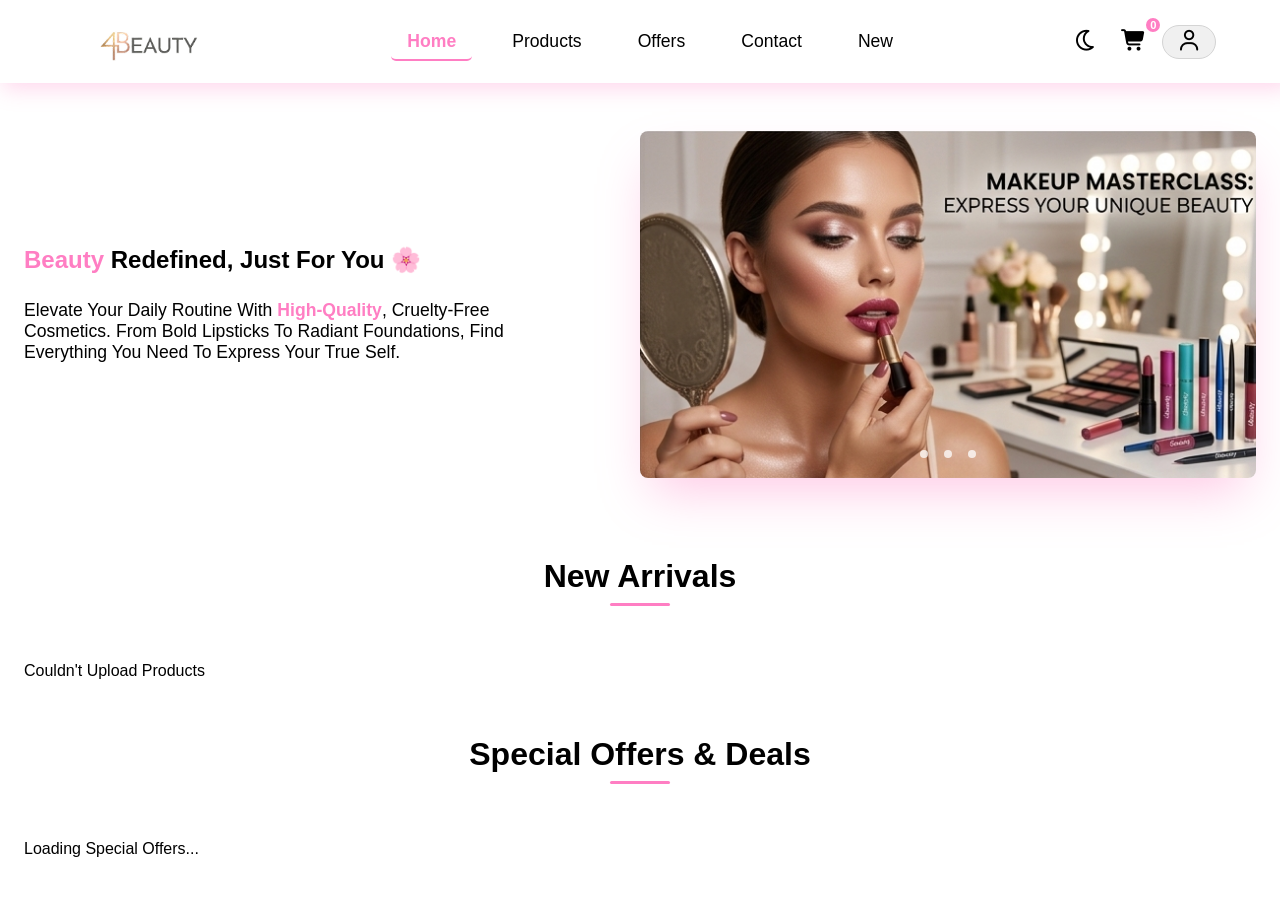
<file: index.html>
<!doctype html>
<html lang="en">
  <head>
    <meta charset="UTF-8" />
    <meta name="viewport" content="width=device-width, initial-scale=1.0" />
    <title>4beauty</title>
    <link rel="stylesheet" href="css/style.css" />
    <link rel="icon" href="images/logo.png" />
    <link rel="stylesheet" href="css/all.min.css" />
  </head>
  <body>
    <div class="container">
      <header>
        <nav class="navbar">
          <div class="nav-section nav-left">
            <button
              class="menu-button btn"
              id="menu-toggle"
              type="button"
              title="Open menu"
            >
              <i class="fa-solid fa-bars"></i>
            </button>
            <a href="index.html" class="nav-logo" target="_blank">
              <img
                src="images/logo.png"
                alt="4beauty Logo"
                class="nav-logo-img"
              />
            </a>
          </div>

          <ul class="nav-section nav-center" id="nav-menu">
            <button
              class="close-menu-button btn"
              id="menu-close"
              type="button"
              title="Close menu"
            >
              <i class="fa-solid fa-xmark"></i>
            </button>

            <li><a href="index.html" target="_blank">Home</a></li>
            <li><a href="products.html" target="_blank">Products</a></li>
            <li><a href="#offers">Offers</a></li>
            <li><a href="contact.html" target="_blank">Contact</a></li>
            <li><a href="#new">New</a></li>
             <div class="nav-buttons">
              <button
              class="nav-button theme-button"
              type="button"
              title="Toggle theme"
            >
              <i class="fa-regular fa-moon"></i>
            </button>

            <a
              href="cart.html"
              title="Cart"
              target="_blank"
              class="nav-button cart-icon-btn"
            >
              <i class="fa-solid fa-cart-shopping"></i>
              <span id="cart-count" class="cart-badge">0</span>
            </a>
            </div>
          </ul>

          <div class="nav-section nav-right">
            <div class="nav-btns">
              <button
              class="nav-button theme-button"
              type="button"
              title="Toggle theme"
            >
              <i class="fa-regular fa-moon"></i>
            </button>

            <a
              href="cart.html"
              title="Cart"
              target="_blank"
              class="nav-button cart-icon-btn"
            >
              <i class="fa-solid fa-cart-shopping"></i>
              <span id="cart-count" class="cart-badge">0</span>
            </a>
            </div>
            <div class="user-account-wrapper" id="user-account-box">
              <a
                href="login.html"
                class="nav-button user-icon-btn"
                id="user-btn"
              >
                <i class="fa-regular fa-user"></i>
                <span class="user-welcome-text" id="user-name-display"></span>
              </a>
            </div>
          </div>
        </nav>

        <div class="nav-overlay" id="nav-overlay"></div>
      </header>
      <section class="con">
        <div class="hero-subtitles">
          <h1><span>Beauty</span> Redefined, Just for You 🌸</h1>
          <p>
            Elevate your daily routine with <span> high-quality</span>,
            cruelty-free cosmetics. From bold lipsticks to radiant foundations,
            find everything you need to express your true self.
          </p>
        </div>
        <div class="slider-wrapper">
          <div class="slider">
            <img src="images/hero-1.png" alt="Slider Image 1" id="slide-1" />
            <img src="images/hero-2.png" alt="Slider Image 2" id="slide-2" />
            <img src="images/hero-3.png" alt="Slider Image 3" id="slide-3" />
          </div>
          <div class="slider-nav">
            <a href="#slide-1"></a>
            <a href="#slide-2"></a>
            <a href="#slide-3"></a>
          </div>
        </div>
      </section>

      <section class="new" id="new">
        <h2 class="section-title">New Arrivals</h2>
        <div class="products-grid" id="products-container">
          <p class="loading-text">Loading products...</p>
        </div>
      </section>

      <section class="offers" id="offers">
        <h2 class="section-title">Special Offers & Deals</h2>
        <div class="products-grid" id="offers-container">
          <p class="loading-text">Loading special offers...</p>
        </div>
      </section>
    </div>

    <script src="js/script.js"></script>
  </body>
</html>
</file>
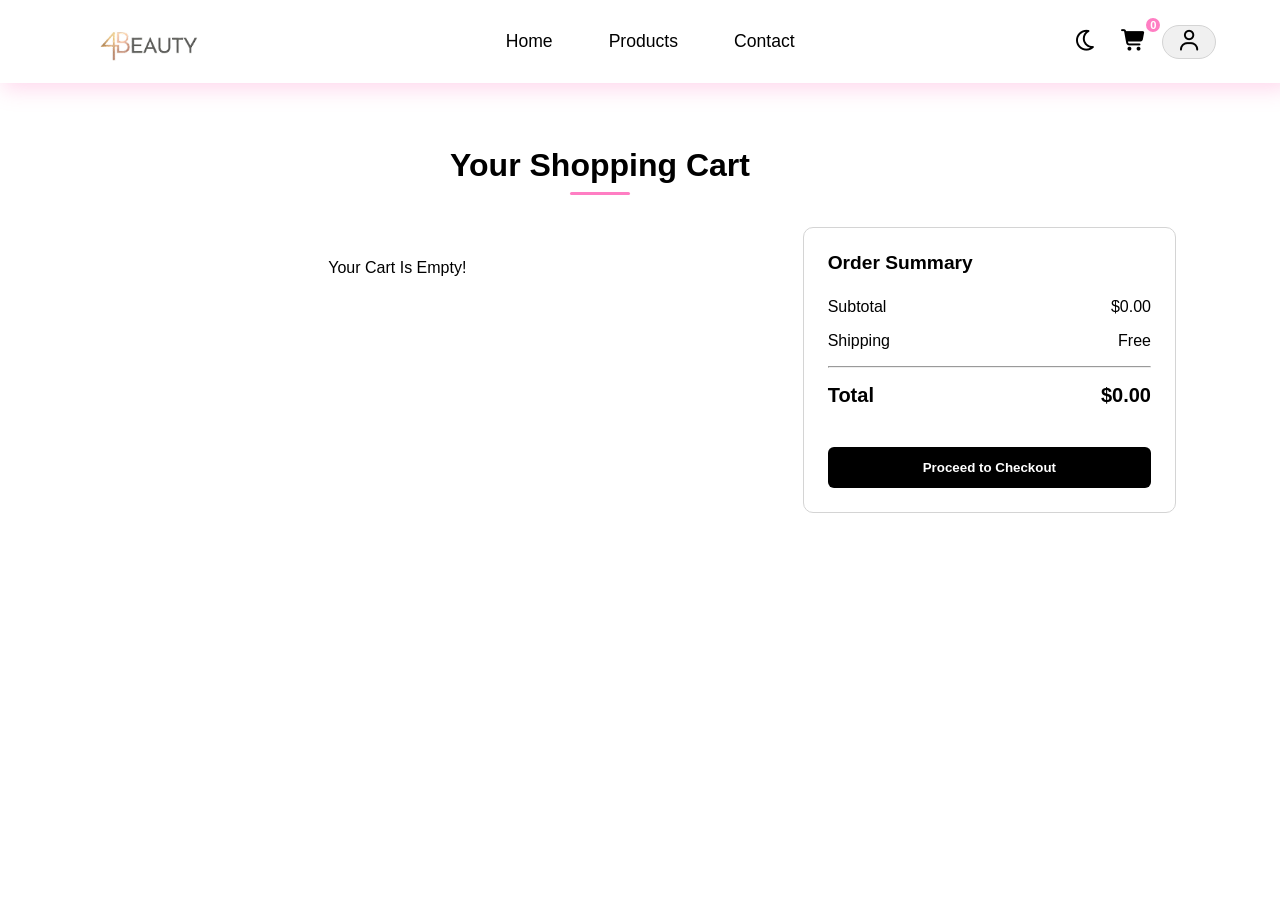
<file: cart.html>
<!doctype html>
<html lang="en">
  <head>
    <meta charset="UTF-8" />
    <meta name="viewport" content="width=device-width, initial-scale=1.0" />
    <title>Shopping Cart - 4beauty</title>
    <link rel="stylesheet" href="css/style.css" />
    <link rel="stylesheet" href="css/all.min.css" />
    <link rel="icon" href="images/logo.png" />
  </head>
  <body>
    <div class="container">
      <header>
        <nav class="navbar">
          <div class="nav-section nav-left">
            <button
              class="menu-button btn"
              id="menu-toggle"
              type="button"
              title="Open menu"
            >
              <i class="fa-solid fa-bars"></i>
            </button>
            <a href="index.html" class="nav-logo" target="_blank">
              <img
                src="images/logo.png"
                alt="4beauty Logo"
                class="nav-logo-img"
              />
            </a>
          </div>

          <ul class="nav-section nav-center" id="nav-menu">
            <button
              class="close-menu-button btn"
              id="menu-close"
              type="button"
              title="Close menu"
            >
              <i class="fa-solid fa-xmark"></i>
            </button>

            <li><a href="index.html" target="_blank">Home</a></li>
            <li><a href="products.html" target="_blank">Products</a></li>
            <li><a href="contact.html" target="_blank">Contact</a></li>
             <div class="nav-buttons">
              <button
              class="nav-button theme-button"
              type="button"
              title="Toggle theme"
            >
              <i class="fa-regular fa-moon"></i>
            </button>

            <a
              href="cart.html"
              title="Cart"
              target="_blank"
              class="nav-button cart-icon-btn"
            >
              <i class="fa-solid fa-cart-shopping"></i>
              <span id="cart-count" class="cart-badge">0</span>
            </a>
            </div>
          </ul>

          <div class="nav-section nav-right">
            <div class="nav-btns">
              <button
              class="nav-button theme-button"
              type="button"
              title="Toggle theme"
            >
              <i class="fa-regular fa-moon"></i>
            </button>

            <a
              href="cart.html"
              title="Cart"
              target="_blank"
              class="nav-button cart-icon-btn"
            >
              <i class="fa-solid fa-cart-shopping"></i>
              <span id="cart-count" class="cart-badge">0</span>
            </a>
            </div>
            <div class="user-account-wrapper" id="user-account-box">
              <a
                href="login.html"
                class="nav-button user-icon-btn"
                id="user-btn"
              >
                <i class="fa-regular fa-user"></i>
                <span class="user-welcome-text" id="user-name-display"></span>
              </a>
            </div>
          </div>
        </nav>

        <div class="nav-overlay" id="nav-overlay"></div>
      </header>
      <section class="cart-section">
        <h2 class="section-title">Your Shopping Cart</h2>

        <div class="cart-wrapper">
          <div class="cart-items" id="cart-items-container"></div>

          <div class="cart-summary">
            <h3>Order Summary</h3>
            <div class="summary-row">
              <span>Subtotal</span>
              <span id="subtotal-price">$0.00</span>
            </div>
            <div class="summary-row">
              <span>Shipping</span>
              <span>Free</span>
            </div>
            <hr />
            <div class="summary-row total-row">
              <span>Total</span>
              <span id="total-price">$0.00</span>
            </div>
            <button class="checkout-btn" id="checkout-btn">
              Proceed to Checkout
            </button>
          </div>
        </div>
      </section>
    </div>

    <script src="js/script.js"></script>

    <script>
      document.addEventListener("DOMContentLoaded", function () {
        if (typeof renderCartPage === "function") {
          renderCartPage();
        }
      });
    </script>
  </body>
</html>
</file>
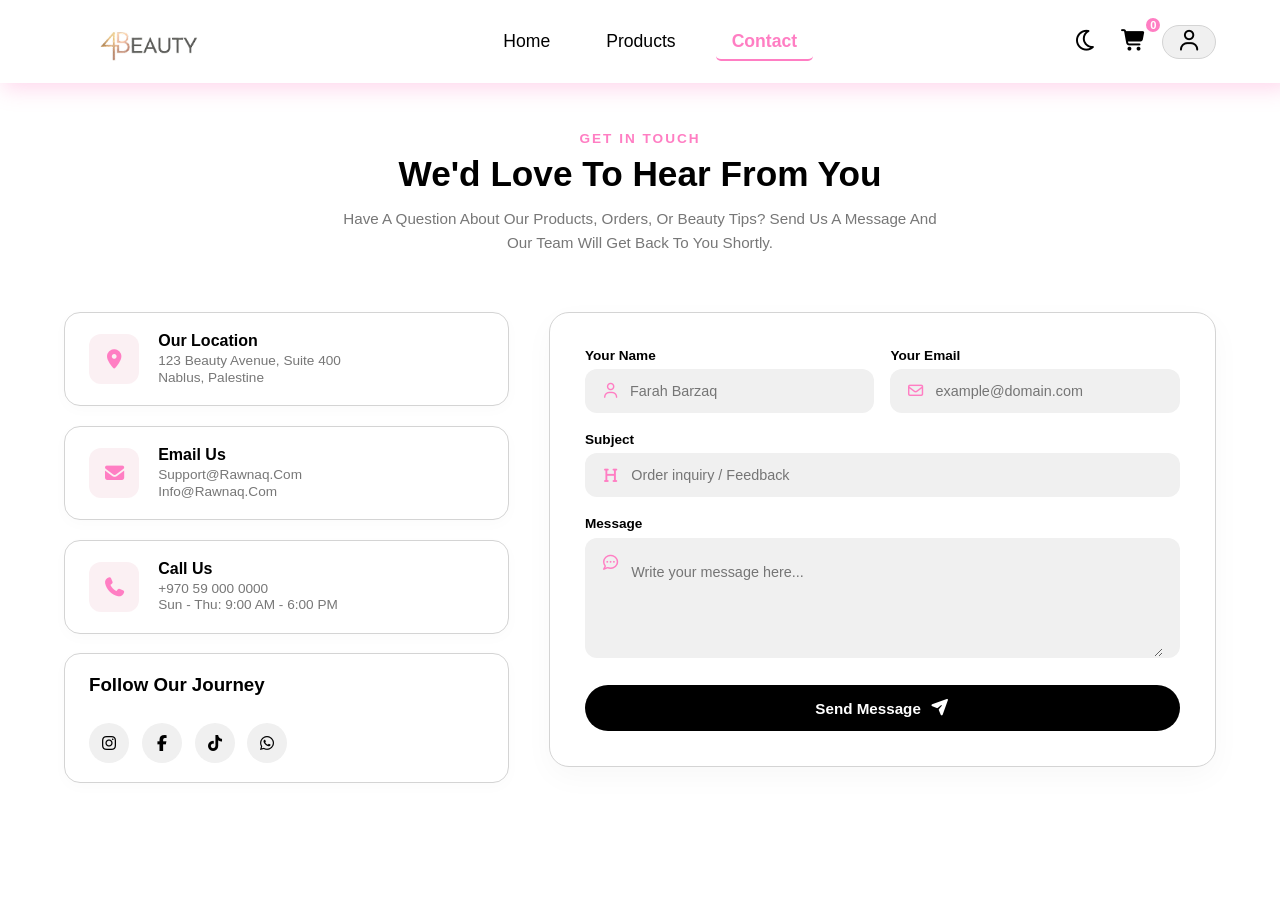
<file: contact.html>
<!doctype html>
<html lang="en">
  <head>
    <meta charset="UTF-8" />
    <meta name="viewport" content="width=device-width, initial-scale=1.0" />
    <title>Contact Us</title>
    <link rel="stylesheet" href="css/all.min.css" />
    <link rel="icon" href="images/logo.png" />

    <link rel="stylesheet" href="css/style.css" />
  </head>
  <body>
    <div class="container">
     <header>
        <nav class="navbar">
          <div class="nav-section nav-left">
            <button
              class="menu-button btn"
              id="menu-toggle"
              type="button"
              title="Open menu"
            >
              <i class="fa-solid fa-bars"></i>
            </button>
            <a href="index.html" class="nav-logo" target="_blank">
              <img
                src="images/logo.png"
                alt="4beauty Logo"
                class="nav-logo-img"
              />
            </a>
          </div>

          <ul class="nav-section nav-center" id="nav-menu">
            <button
              class="close-menu-button btn"
              id="menu-close"
              type="button"
              title="Close menu"
            >
              <i class="fa-solid fa-xmark"></i>
            </button>

            <li><a href="index.html" target="_blank">Home</a></li>
            <li><a href="products.html" target="_blank">Products</a></li>
            <li><a href="contact.html" target="_blank">Contact</a></li>
             <div class="nav-buttons">
              <button
              class="nav-button theme-button"
              type="button"
              title="Toggle theme"
            >
              <i class="fa-regular fa-moon"></i>
            </button>

            <a
              href="cart.html"
              title="Cart"
              target="_blank"
              class="nav-button cart-icon-btn"
            >
              <i class="fa-solid fa-cart-shopping"></i>
              <span id="cart-count" class="cart-badge">0</span>
            </a>
            </div>
          </ul>

          <div class="nav-section nav-right">
            <div class="nav-btns">
              <button
              class="nav-button theme-button"
              type="button"
              title="Toggle theme"
            >
              <i class="fa-regular fa-moon"></i>
            </button>

            <a
              href="cart.html"
              title="Cart"
              target="_blank"
              class="nav-button cart-icon-btn"
            >
              <i class="fa-solid fa-cart-shopping"></i>
              <span id="cart-count" class="cart-badge">0</span>
            </a>
            </div>
            <div class="user-account-wrapper" id="user-account-box">
              <a
                href="login.html"
                class="nav-button user-icon-btn"
                id="user-btn"
              >
                <i class="fa-regular fa-user"></i>
                <span class="user-welcome-text" id="user-name-display"></span>
              </a>
            </div>
          </div>
        </nav>

        <div class="nav-overlay" id="nav-overlay"></div>
      </header>
      <main class="contact-page-section">
        <div class="contact-header">
          <span class="contact-subtitle">Get In Touch</span>
          <h1 class="contact-title">We'd Love to Hear From You</h1>
          <p class="contact-desc">
            Have a question about our products, orders, or beauty tips? Send us
            a message and our team will get back to you shortly.
          </p>
        </div>

        <div class="contact-wrapper">
          <div class="contact-info-cards">
            <div class="info-card">
              <div class="info-icon-box">
                <i class="fa-solid fa-location-dot"></i>
              </div>
              <div class="info-details">
                <h3>Our Location</h3>
                <p>123 Beauty Avenue, Suite 400</p>
                <p>Nablus, Palestine</p>
              </div>
            </div>

            <div class="info-card">
              <div class="info-icon-box">
                <i class="fa-solid fa-envelope"></i>
              </div>
              <div class="info-details">
                <h3>Email Us</h3>
                <p>support@rawnaq.com</p>
                <p>info@rawnaq.com</p>
              </div>
            </div>

            <div class="info-card">
              <div class="info-icon-box">
                <i class="fa-solid fa-phone"></i>
              </div>
              <div class="info-details">
                <h3>Call Us</h3>
                <p>+970 59 000 0000</p>
                <p>Sun - Thu: 9:00 AM - 6:00 PM</p>
              </div>
            </div>

            <div class="info-card social-card">
              <h3>Follow Our Journey</h3>
              <div class="social-links">
                <a href="#" class="social-btn"
                  ><i class="fa-brands fa-instagram"></i
                ></a>
                <a href="#" class="social-btn"
                  ><i class="fa-brands fa-facebook-f"></i
                ></a>
                <a href="#" class="social-btn"
                  ><i class="fa-brands fa-tiktok"></i
                ></a>
                <a href="#" class="social-btn"
                  ><i class="fa-brands fa-whatsapp"></i
                ></a>
              </div>
            </div>
          </div>

          <div class="contact-form-container">
            <form id="contact-form" class="modern-form">
              <div class="form-group-row">
                <div class="form-group">
                  <label for="user-name">Your Name</label>
                  <div class="input-box">
                    <i class="fa-regular fa-user"></i>
                    <input
                      type="text"
                      id="user-name"
                      placeholder="Farah Barzaq"
                      required
                    />
                  </div>
                </div>

                <div class="form-group">
                  <label for="user-email">Your Email</label>
                  <div class="input-box">
                    <i class="fa-regular fa-envelope"></i>
                    <input
                      type="email"
                      id="user-email"
                      placeholder="example@domain.com"
                      required
                    />
                  </div>
                </div>
              </div>

              <div class="form-group">
                <label for="subject">Subject</label>
                <div class="input-box">
                  <i class="fa-solid fa-heading"></i>
                  <input
                    type="text"
                    id="subject"
                    placeholder="Order inquiry / Feedback"
                    required
                  />
                </div>
              </div>

              <div class="form-group">
                <label for="message">Message</label>
                <div class="input-box textarea-box">
                  <i class="fa-regular fa-comment-dots"></i>
                  <textarea
                    id="message"
                    rows="5"
                    placeholder="Write your message here..."
                    required
                  ></textarea>
                </div>
              </div>

              <button type="submit" class="submit-btn">
                <span>Send Message</span>
                <i class="fa-solid fa-paper-plane"></i>
              </button>
            </form>
          </div>
        </div>
      </main>
    </div>

    <script src="js/script.js"></script>
  </body>
</html>
</file>
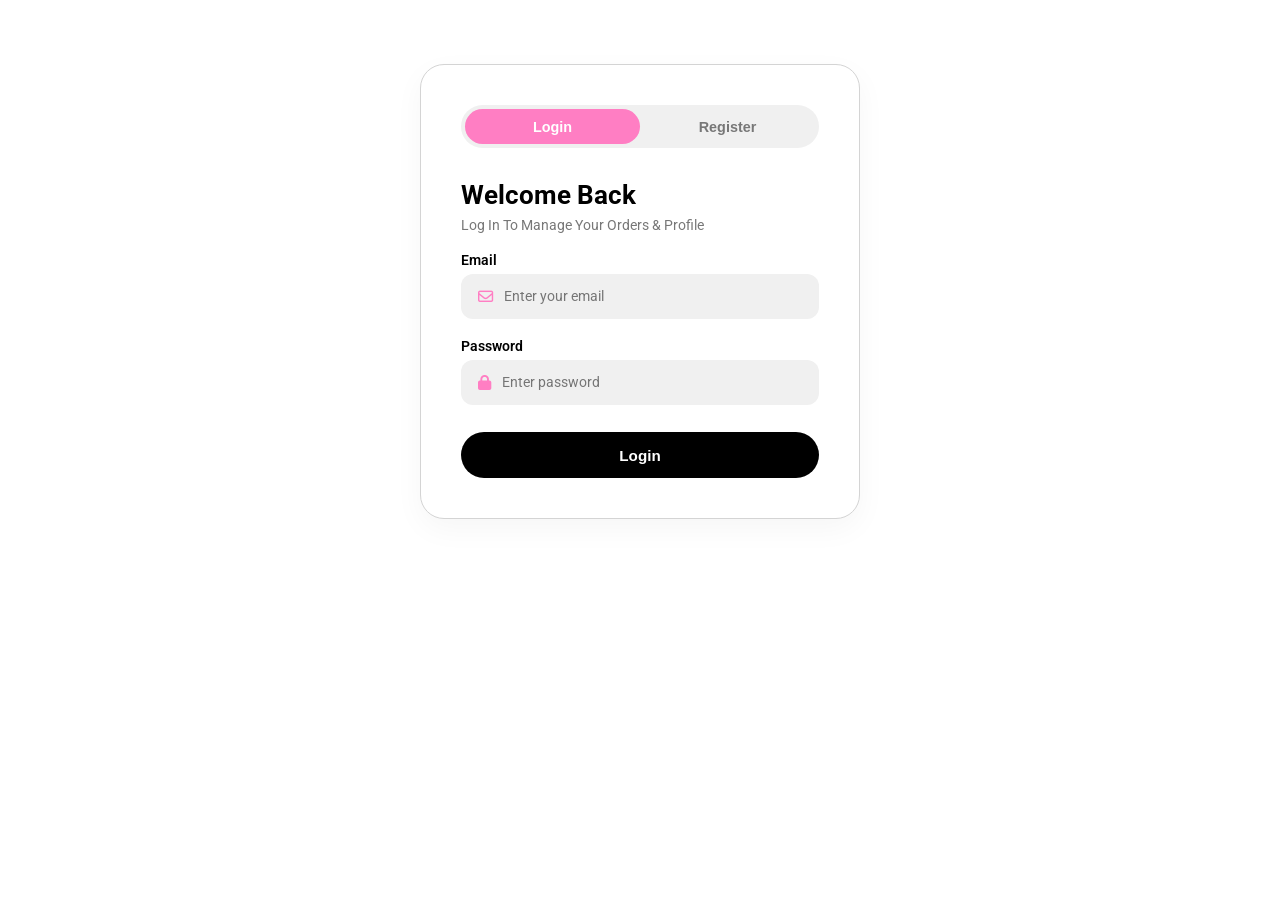
<file: login.html>
<!doctype html>
<html lang="en">
  <head>
    <meta charset="UTF-8" />
    <meta name="viewport" content="width=device-width, initial-scale=1.0" />
    <title>Account - 4beauty</title>
    <link
      rel="stylesheet"
      href="https://cdnjs.cloudflare.com/ajax/libs/font-awesome/6.4.0/css/all.min.css"
    />
    <link
      href="https://fonts.googleapis.com/css2?family=Roboto:wght@300;400;500;700&display=swap"
      rel="stylesheet"
    />
    <link rel="stylesheet" href="css/style.css" />
  </head>
  <body>
    <div class="container">
      <!-- Auth Container -->
      <main class="auth-section">
        <div class="auth-card">
          <div class="auth-toggle-btns">
            <button id="show-login-btn" class="auth-tab-btn active">
              Login
            </button>
            <button id="show-register-btn" class="auth-tab-btn">
              Register
            </button>
          </div>

          <form id="login-form" class="auth-form active">
            <h2>Welcome Back</h2>
            <p class="auth-desc">Log in to manage your orders & profile</p>

            <div class="form-group">
              <label>Email</label>
              <div class="input-box">
                <i class="fa-regular fa-envelope"></i>
                <input
                  type="email"
                  id="login-email"
                  placeholder="Enter your email"
                  required
                />
              </div>
            </div>

            <div class="form-group">
              <label>Password</label>
              <div class="input-box">
                <i class="fa-solid fa-lock"></i>
                <input
                  type="password"
                  id="login-password"
                  placeholder="Enter password"
                  required
                />
              </div>
            </div>

            <button type="submit" class="submit-btn">Login</button>
          </form>

          <form id="register-form" class="auth-form">
            <h2>Create Account</h2>
            <p class="auth-desc">Join 4beauty for exclusive beauty deals</p>

            <div class="form-group">
              <label>Full Name</label>
              <div class="input-box">
                <i class="fa-regular fa-user"></i>
                <input
                  type="text"
                  id="reg-name"
                  placeholder="Farah Barzaq"
                  required
                />
              </div>
            </div>

            <div class="form-group">
              <label>Email</label>
              <div class="input-box">
                <i class="fa-regular fa-envelope"></i>
                <input
                  type="email"
                  id="reg-email"
                  placeholder="example@domain.com"
                  required
                />
              </div>
            </div>

            <div class="form-group">
              <label>Password</label>
              <div class="input-box">
                <i class="fa-solid fa-lock"></i>
                <input
                  type="password"
                  id="reg-password"
                  placeholder="Create password"
                  required
                />
              </div>
            </div>

            <button type="submit" class="submit-btn" id="reg-submit-btn">
              Register
            </button>
          </form>
        </div>
      </main>
    </div>

    <script src="js/script.js"></script>
  </body>
</html>
</file>
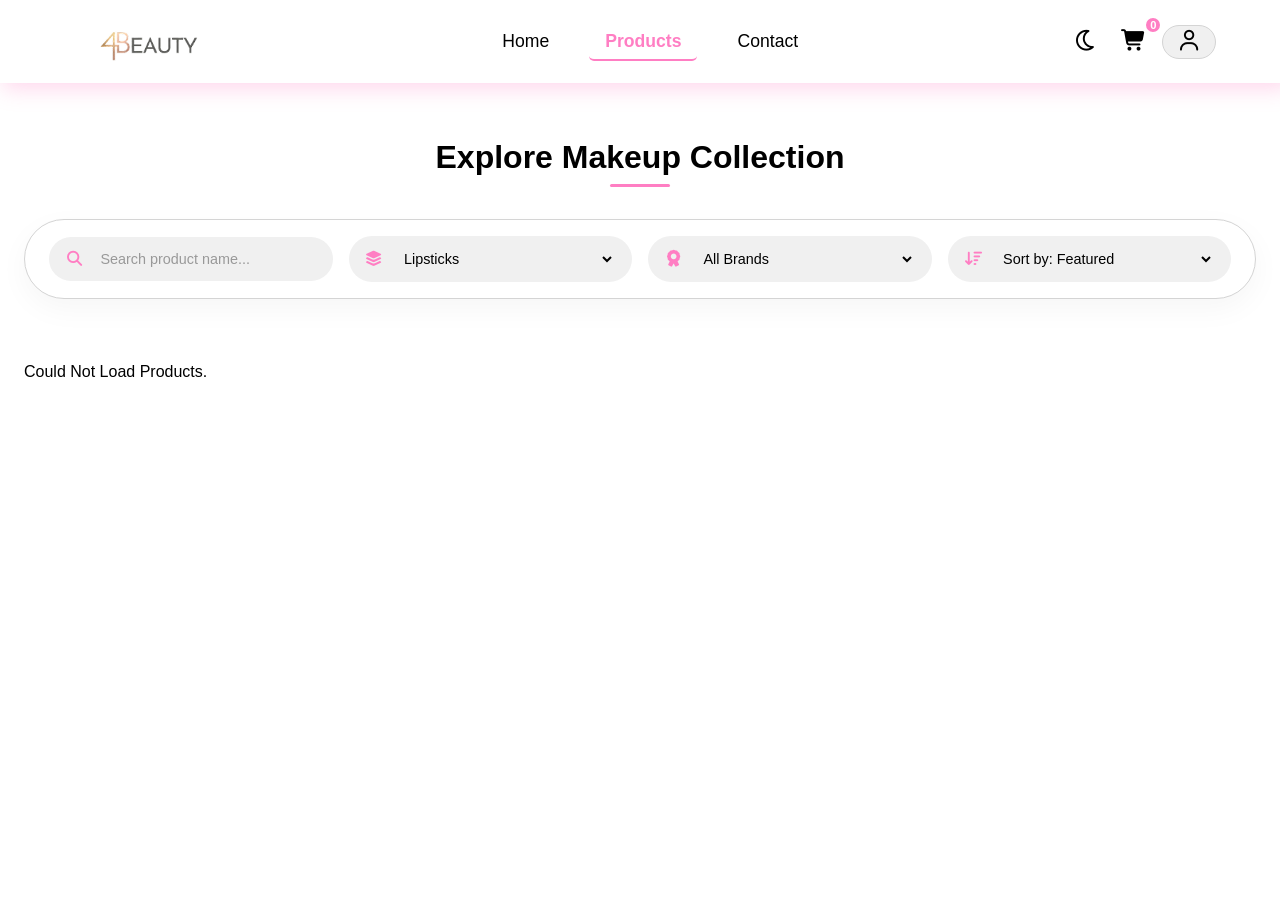
<file: products.html>
<!doctype html>
<html lang="en">
  <head>
    <meta charset="UTF-8" />
    <meta name="viewport" content="width=device-width, initial-scale=1.0" />
    <title>Products - 4beauty</title>
    <link rel="icon" href="images/logo.png" />

    <link rel="stylesheet" href="css/style.css" />
    <link rel="stylesheet" href="css/all.min.css" />
  </head>
  <body>
    <div class="container">
      <header>
        <nav class="navbar">
          <div class="nav-section nav-left">
            <button
              class="menu-button btn"
              id="menu-toggle"
              type="button"
              title="Open menu"
            >
              <i class="fa-solid fa-bars"></i>
            </button>
            <a href="index.html" class="nav-logo" target="_blank">
              <img
                src="images/logo.png"
                alt="4beauty Logo"
                class="nav-logo-img"
              />
            </a>
          </div>

          <ul class="nav-section nav-center" id="nav-menu">
            <button
              class="close-menu-button btn"
              id="menu-close"
              type="button"
              title="Close menu"
            >
              <i class="fa-solid fa-xmark"></i>
            </button>

            <li><a href="index.html" target="_blank">Home</a></li>
            <li><a href="products.html" target="_blank">Products</a></li>
            <li><a href="contact.html" target="_blank">Contact</a></li>
             <div class="nav-buttons">
              <button
              class="nav-button theme-button"
              type="button"
              title="Toggle theme"
            >
              <i class="fa-regular fa-moon"></i>
            </button>

            <a
              href="cart.html"
              title="Cart"
              target="_blank"
              class="nav-button cart-icon-btn"
            >
              <i class="fa-solid fa-cart-shopping"></i>
              <span id="cart-count" class="cart-badge">0</span>
            </a>
            </div>
          </ul>

          <div class="nav-section nav-right">
            <div class="nav-btns">
              <button
              class="nav-button theme-button"
              type="button"
              title="Toggle theme"
            >
              <i class="fa-regular fa-moon"></i>
            </button>

            <a
              href="cart.html"
              title="Cart"
              target="_blank"
              class="nav-button cart-icon-btn"
            >
              <i class="fa-solid fa-cart-shopping"></i>
              <span id="cart-count" class="cart-badge">0</span>
            </a>
            </div>
            <div class="user-account-wrapper" id="user-account-box">
              <a
                href="login.html"
                class="nav-button user-icon-btn"
                id="user-btn"
              >
                <i class="fa-regular fa-user"></i>
                <span class="user-welcome-text" id="user-name-display"></span>
              </a>
            </div>
          </div>
        </nav>

        <div class="nav-overlay" id="nav-overlay"></div>
      </header>
      <section class="products-page-section">
        <h2 class="section-title">Explore Makeup Collection</h2>

        <div class="modern-filter-container">
          <div class="filter-box search-box">
            <i class="fa-solid fa-magnifying-glass filter-icon"></i>
            <input
              type="text"
              id="search-input"
              placeholder="Search product name..."
            />
          </div>

          <div class="filter-box">
            <i class="fa-solid fa-layer-group filter-icon"></i>
            <select id="category-select">
              <option value="lipstick">Lipsticks</option>
              <option value="blush">Blushes</option>
              <option value="foundation">Foundations</option>
              <option value="mascara">Mascaras</option>
              <option value="eyebrow">Eyebrows</option>
            </select>
          </div>

          <div class="filter-box">
            <i class="fa-solid fa-award filter-icon"></i>
            <select id="brand-select">
              <option value="all">All Brands</option>
              <option value="maybelline">Maybelline</option>
              <option value="l'oreal">L'Oreal</option>
              <option value="nyx">NYX</option>
              <option value="covergirl">Covergirl</option>
              <option value="e.l.f.">e.l.f.</option>
            </select>
          </div>

          <div class="filter-box">
            <i class="fa-solid fa-arrow-down-wide-short filter-icon"></i>
            <select id="sort-select">
              <option value="default">Sort by: Featured</option>
              <option value="low-to-high">Price: Low to High</option>
              <option value="high-to-low">Price: High to Low</option>
            </select>
          </div>
        </div>

        <div class="products-grid" id="all-products-container"></div>
      </section>
    </div>

    <script src="js/script.js"></script>
  </body>
</html>
</file>
<file: css/style.css>
* {
  box-sizing: border-box;
  margin: 0;
  padding: 0;
  transition: 0.5s ease;
}

:root {
  --white-color: #fff;
  --black-color: #000;
  --light-white-color: #f0f0f0;
  --light-gray-color: #e5e5e5;
  --border-color: #d4d4d4;
  --secondary-color: #ff7ec3;
  --overlay-dark-color: rgba(0, 0, 0, 0.6);
}

body.dark-mode {
  --white-color: #171717;
  --black-color: #fff;
  --light-white-color: #333;
  --light-gray-color: #404040;
  --border-color: #737373;
}

a {
  text-decoration: none;
}

body {
  font-family: "Roboto", sans-serif;
  background-color: var(--white-color);
  color: var(--black-color);
  text-transform: capitalize;
}

.container {
  display: flex;
  flex-direction: column;
  max-height: 100vh;
  overflow-x: hidden;
}

header {
  position: sticky;
  top: 0;
  z-index: 100;
  background-color: var(--white-color);
  box-shadow: 6px 3px 20px 3px #ff7ec34d;
}

.navbar {
  display: flex;
  align-items: center;
  justify-content: space-between;
  padding: 0rem 1.5rem;
  max-width: 1200px;
  margin: 0 auto;
}

.nav-logo-img {
  width: 170px;
  height: auto;
  display: block;
}

.menu-button,
.close-menu-button {
  display: none;
}

.navbar .nav-center {
  display: flex;
  gap: 1.5rem;
  align-items: center;
  list-style: none;
}

.navbar .nav-center li a {
  color: var(--black-color);
  padding: 0.5rem 1rem;
  border-radius: 5px;
  font-weight: 500;
  font-size: 1.1rem;
  white-space: nowrap;
}

.navbar .nav-center li a.active {
  font-weight: bold;
  border-bottom: 2px solid var(--secondary-color);
  color: var(--secondary-color);
}

.navbar .nav-center li a:hover {
  border-bottom: 2px solid var(--secondary-color);
  color: var(--secondary-color);
}

.nav-section {
  display: flex;
  align-items: center;
  gap: 0.5rem;
}

.container .nav-button {
  border: none;
  cursor: pointer;
  height: 40px;
  width: 40px;
  border-radius: 50%;
  background: none;
  display: flex;
  align-items: center;
  justify-content: center;
  padding: 0.5rem;
}

.container .nav-button:hover {
  background-color: var(--light-gray-color);
  color: var(--secondary-color);
}

.container .nav-button i {
  color: var(--black-color);
  display: flex;
  font-size: 1.3rem;
  align-items: center;
  justify-content: center;
}

.cart-icon-btn {
  position: relative;
}

.cart-badge {
  position: absolute;
  top: 2px;
  right: 2px;
  background-color: #e63946;
  color: #fff;
  font-size: 0.7rem;
  font-weight: 700;
  width: 18px;
  height: 18px;
  border-radius: 50%;
  display: flex;
  align-items: center;
  justify-content: center;
  border: 2px solid var(--white-color);
}
.nav-buttons {
  display: none;
}
.nav-btns {
  display: flex;
  gap: 0.5rem;
}
.toast-notification {
  position: fixed;
  bottom: 20px;
  right: 20px;
  background-color: var(--black-color);
  color: var(--white-color);
  padding: 0.8rem 1.5rem;
  border-radius: 8px;
  border-left: 4px solid var(--secondary-color);
  box-shadow: 0 4px 12px rgba(0, 0, 0, 0.15);
  font-size: 0.95rem;
  z-index: 1000;
  transform: translateY(100px);
  opacity: 0;
  transition: all 0.3s ease;
}

.toast-notification.show {
  transform: translateY(0);
  opacity: 1;
}


.user-account-wrapper {
  display: flex;
  align-items: center;
  gap: 0.5rem;
  background-color: var(--light-white-color, #f9f9f9);
  padding: 0.35rem 0.8rem;
  border-radius: 20px;
  border: 1px solid var(--border-color, #eee);
  transition: all 0.3s ease;
}

.user-account-wrapper:hover {
  background-color: #f0f0f0;
}

.user-icon-btn {
  display: flex;
  align-items: center;
  gap: 0.4rem;
  text-decoration: none;
  color: var(--black-color, #333);
  font-size: 0.85rem;
  font-weight: 500;
  white-space: nowrap;
  width: auto !important; 
  height: auto !important;
  border-radius: 0 !important;
  padding: 0 !important;
}


.user-welcome-text {
  color: var(--secondary-color);
  font-weight: 600;
  max-width: 150px; 
  overflow: hidden;
  text-overflow: ellipsis;
  white-space: nowrap;
  display: inline-block;
}

.logout-btn-nav {
  background: transparent;
  border: none;
  color: #888;
  cursor: pointer;
  font-size: 0.9rem;
  padding: 0.2rem;
  display: flex;
  align-items: center;
  justify-content: center;
  transition: color 0.2s ease;
}

.logout-btn-nav:hover {
  color: #e63946;
}

.cart-icon-btn {
  position: relative;
  display: flex;
  align-items: center;
  font-size: 1.2rem;
}

.cart-badge {
  position: absolute;
  top: -6px;
  right: -8px;
  background-color: var(--secondary-color);
  color: #fff;
  font-size: 0.7rem;
  font-weight: bold;
  width: 18px;
  height: 18px;
  border-radius: 50%;
  display: flex;
  align-items: center;
  justify-content: center;
}
.auth-section {
  display: flex;
  justify-content: center;
  align-items: center;
  padding: 4rem 1rem;
}

.auth-card {
  background-color: var(--white-color);
  border: 1px solid var(--border-color);
  border-radius: 24px;
  padding: 2.5rem;
  width: 100%;
  max-width: 440px;
  box-shadow: 0 10px 30px rgba(0, 0, 0, 0.04);
}

.auth-toggle-btns {
  display: flex;
  background-color: var(--light-white-color);
  padding: 4px;
  border-radius: 30px;
  margin-bottom: 2rem;
}

.auth-tab-btn {
  flex: 1;
  padding: 0.6rem;
  border: none;
  background: transparent;
  border-radius: 25px;
  font-size: 0.9rem;
  font-weight: 600;
  color: #777;
  cursor: pointer;
  transition: all 0.3s ease;
}

.auth-tab-btn.active {
  background-color: var(--secondary-color);
  color: #fff;
}

.auth-form {
  display: none;
  flex-direction: column;
  gap: 1.2rem;
}

.auth-form.active {
  display: flex;
}

.auth-form h2 {
  font-size: 1.6rem;
  color: var(--black-color);
}

.auth-desc {
  color: #777;
  font-size: 0.85rem;
  margin-top: -0.8rem;
}

@media screen and (max-width: 1000px) {
  .btn {
      border: none;
  cursor: pointer;
  border-radius: 50%;
  background: none;
  font-size: 1.2rem;
  color: var(--black-color);
  }
  .menu-button {
    display: flex;
  }
.nav-buttons {
  display: flex;
  gap: 0.5rem;
  border-top: 1px solid var(--border-color);
  padding-top: 0.5rem;
  width: 100%;
}
.nav-btns {
  display: none;
  gap: 0.5rem;
}
  .navbar .nav-center {
    position: fixed;
    top: 0;
    left: -100%;
    width: 260px;
    height: 100vh;
    background-color: var(--white-color);
    flex-direction: column;
    align-items: flex-start;
    padding: 4rem 1.5rem 2rem;
    gap: 1rem;
    box-shadow: 2px 0 10px rgba(0, 0, 0, 0.2);
    transition: left 0.3s ease-in-out;
    z-index: 101;
  }

  .navbar .nav-center.active {
    left: 0;
  }

  .navbar .nav-center li {
    width: 100%;
  }

  .navbar .nav-center li a {
    display: block;
    width: 100%;
    padding: 0.8rem 1rem;
    font-size: 1.2rem;
  }

  .close-menu-button {
    display: flex;
    position: absolute;
    top: 1rem;
    right: 1rem;
  }

  .nav-overlay {
    position: fixed;
    top: 0;
    left: 0;
    width: 100vw;
    height: 100vh;
    background: var(--overlay-dark-color);
    opacity: 0;
    visibility: hidden;
    transition:
      opacity 0.3s ease,
      visibility 0.3s ease;
    z-index: 100;
  }

  .nav-overlay.active {
    opacity: 1;
    visibility: visible;
  }
  .nav-section {
    gap: 0rem;
  }

  .user-account-wrapper {
          padding: 0.25rem;
        gap: 0.1rem;
  }

  .user-welcome-text {
    display: inline-block !important;
  }
  
}


@media screen and (max-width: 480px) {
  .navbar {
    padding: 0 0.8rem;
  }

  
  .nav-logo-img {
    width: 140px; 
  }
}
.con {
  padding: 3rem 1.5rem;
  display: grid;
  grid-template-columns: repeat(2, 1fr);
  align-items: center;
  
}
@media (max-width:768px) {
  .con {
    grid-template-columns: 1fr;
    gap: 1.5rem;
  }
  
}
.con .hero-subtitles {
  display: flex;
  flex-direction: column;
  gap: 1.6rem;
  align-items: flex-start;

}

.con .hero-subtitles h1 {
    max-width: 80%;
}
.con .hero-subtitles  span{
  color: var(--secondary-color);
  font-weight: bold;


}
.con .hero-subtitles p {
  line-height: 1.2;
  max-width: 80%;
  font-size: 1.1rem;

}
.slider-wrapper {
  position: relative;
  max-width: 48rem;
  height: fit-content;
  min-width: 15rem;
}

.slider {
  display: flex;
  aspect-ratio: 16/9;
  overflow-x: hidden;
  scroll-snap-type: x mandatory;
  scroll-behavior: smooth;
  box-shadow: 0 1.5rem 3rem -0.75rem #ff7ec36d;
  border-radius: 0.5rem;
}

.slider img {
  flex: 1 0 100%;
  object-fit: cover;
  scroll-snap-align: start;
}

.slider-nav {
  display: flex;
  column-gap: 1rem;
  position: absolute;
  bottom: 1.25rem;
  left: 50%;
  transform: translateX(-50%);
  z-index: 1;
}

.slider-nav a {
  width: 0.5rem;

  height: 0.5rem;

  border-radius: 50%;

  background-color: var(--white-color);

  opacity: 0.75;

  transition: opacity ease 250ms;

  display: block;
}

.slider-nav a:hover {
  opacity: 1;
}


.section-title {
  text-align: center;

  font-size: 2rem;

  padding: 2rem;

  color: var(--black-color);

  position: relative;
}

.section-title::after {
  content: "";
  display: block;
  width: 60px;
  height: 3px;
  background-color: var(--secondary-color);
  margin: 0.5rem auto 0;
  border-radius: 2px;
}
.products-grid {
  display: grid;
  grid-template-columns: repeat(4, 1fr);
  gap: 1.5rem;
  width: 100%;
  padding:  1.5rem;
}
.product-card {
  height: 100%;
  display: flex;
  flex-direction: column;
  justify-content: space-between;
  background-color: var(--white-color);
  border: 1px solid var(--border-color);
  border-radius: 12px;
  padding: 1.25rem;
  position: relative;
}
.product-image-container {
  width: 100%;
  height: 180px;
  display: flex;
  align-items: center;
  justify-content: center;
  background-color: #f9f9f9;
  border-radius: 8px;
  margin-bottom: 0.75rem;
  overflow: hidden;
}

.product-image {
  max-width: 100%;
  max-height: 100%;
  object-fit: contain;
}

.product-card:hover {
  transform: translateY(-8px);
  border-color: var(--secondary-color);
  box-shadow: 0 12px 24px rgba(245, 169, 210, 0.15);
}

.product-brand {
  font-size: 0.75rem;
  font-weight: 700;
  color: var(--secondary-color);
  letter-spacing: 1.5px;
  text-transform: uppercase;
  margin-bottom: 0.5rem;
  display: block;
}

.product-title {
  font-size: 1.1rem;
  font-weight: 600;
  color: var(--black-color);
  margin-bottom: 0.75rem;
  line-height: 1.4;
  display: -webkit-box;
  --webkit-line-clamp: 2;
  --webkit-box-orient: vertical;
  overflow: hidden;
  height: 3rem;
}

.product-price {
  font-size: 1.3rem;
  font-weight: 700;
  color: var(--black-color);
  margin-bottom: 1.25rem;
}

.add-to-cart-btn {
  width: 100%;
  padding: 0.8rem;
  border: none;
  background-color: var(--black-color);
  color: var(--white-color);
  border-radius: 8px;
  cursor: pointer;
  font-weight: 600;
  font-size: 1rem;
  display: flex;
  align-items: center;
  justify-content: center;
  gap: 0.75rem;
  transition:
    background-color 0.3s ease,
    color 0.3s ease;
}

.add-to-cart-btn:hover {
  background-color: var(--secondary-color);
  color: #000;
}
.product-image-container {
  position: relative;
  overflow: hidden;
}

.badge-discount {
  position: absolute;
  top: 10px;
  left: 10px;
  background-color: #e63946; 
  color: #ffffff;
  font-size: 0.75rem;
  font-weight: 700;
  padding: 0.25rem 0.6rem;
  border-radius: 20px;
  box-shadow: 0 4px 10px rgba(230, 57, 70, 0.3);
  z-index: 2;
  letter-spacing: 0.5px;
}

@media screen and (max-width: 1023px) {
  .products-grid {
    grid-template-columns: repeat(3, 1fr);
  }
}
@media screen and (max-width: 768px) {
  .products-grid {
    grid-template-columns: repeat(2, 1fr);
    gap: 1rem;
  }
}
@media screen and (max-width: 575px) {
  .products-grid {
    grid-template-columns: 1fr;
  }
}


/* Cart Page Styling */

.cart-section {
  padding: 2rem 1.5rem;
  max-width: 1200px;
}

.cart-wrapper {
  display: grid;
  grid-template-columns: 2fr 1fr;
  gap: 2rem;
  align-items: start;
}

.cart-item {
  display: flex;
  align-items: center;
  justify-content: space-between;
  background-color: var(--white-color);
  border: 1px solid var(--border-color);
  padding: 1rem;
  border-radius: 10px;
  margin-bottom: 1rem;
}

.cart-item-info {
  display: flex;
  align-items: center;
  gap: 1rem;
}

.cart-item-img {
  width: 70px;
  height: 70px;
  object-fit: contain;
  background: #f9f9f9;
  border-radius: 6px;
  padding: 0.25rem;
}

.cart-item-title {
  font-size: 1rem;
  font-weight: 600;
  margin-bottom: 0.25rem;
  color: var(--black-color);
}

.cart-item-price {
  color: var(--secondary-color);
  font-weight: 700;
}

.quantity-controls {
  display: flex;
  align-items: center;
  gap: 0.5rem;
  border: 1px solid var(--border-color);
  border-radius: 5px;
  padding: 0.2rem 0.5rem;
}

.qty-btn {
  background: none;
  border: none;
  cursor: pointer;
  font-size: 1rem;
  color: var(--black-color);
  padding: 0 0.3rem;
}

.delete-btn {
  background: none;
  border: none;
  color: #e63946;
  cursor: pointer;
  font-size: 1.2rem;
  margin-left: 1rem;
}

.cart-summary {
  background-color: var(--white-color);
  border: 1px solid var(--border-color);
  border-radius: 10px;
  padding: 1.5rem;
}

.cart-summary h3 {
  margin-bottom: 1.5rem;
  font-size: 1.2rem;
}

.summary-row {
  display: flex;
  justify-content: space-between;
  margin-bottom: 1rem;
  color: var(--black-color);
}

.total-row {
  font-size: 1.25rem;
  font-weight: 700;
  margin-top: 1rem;
}

.checkout-btn {
  width: 100%;
  padding: 0.8rem;
  background-color: var(--black-color);
  color: var(--white-color);
  border: none;
  border-radius: 6px;
  font-weight: 600;
  cursor: pointer;
  margin-top: 1.5rem;
  transition: 0.3s ease;
}

.checkout-btn:hover {
  background-color: var(--secondary-color);
  color: #000;
}

@media screen and (max-width: 768px) {
  .cart-wrapper {
    grid-template-columns: 1fr;
  }
}
/* product page -Filters Styling */
.products-page-section {
  padding: 1.5rem 0;
}

.modern-filter-container {
  display: flex;
  flex-wrap: wrap;
  gap: 1rem;
  align-items: center;
  justify-content: space-between;
  background-color: var(--white-color);
  padding: 1rem 1.5rem;
  border-radius: 50px;
  border: 1px solid var(--border-color);
  box-shadow: 0 10px 30px rgba(0, 0, 0, 0.04);
  margin : 0 1.5rem 2.5rem 1.5rem;
  transition: all 0.3s ease;
}

.filter-box {
  position: relative;
  display: flex;
  align-items: center;
  flex: 1;
  min-width: 180px;
  background-color: var(--light-white-color);
  border-radius: 30px;
  padding: 0.2rem 1rem;
  border: 1px solid transparent;
  transition: all 0.3s ease;
}

.filter-box:focus-within {
  border-color: var(--secondary-color);
  background-color: var(--white-color);
  box-shadow: 0 0 0 3px rgba(216, 129, 157, 0.2);
}

.filter-icon {
  color: var(--secondary-color);
  font-size: 0.95rem;
  margin-right: 0.6rem;
}

.filter-box select,
.filter-box input {
  width: 100%;
  padding: 0.6rem 0.5rem;
  border: none;
  outline: none;
  background: transparent;
  color: var(--black-color);
  font-size: 0.9rem;
  font-weight: 500;
  cursor: pointer;
}

.filter-box input::placeholder {
  color: #999;
}

@media screen and (max-width: 768px) {
  .modern-filter-container {
    border-radius: 20px;
    padding: 1rem;
    flex-direction: column;
  }

  .filter-box {
    width: 100%;
  }
}

.contact-page-section {
  padding: 3rem 1.5rem 5rem;
  max-width: 1200px;
  margin: 0 auto;
  width: 100%;
}

.contact-header {
  text-align: center;
  max-width: 600px;
  margin: 0 auto 3.5rem;
}

.contact-subtitle {
  color: var(--secondary-color);
  font-weight: 700;
  font-size: 0.85rem;
  letter-spacing: 2px;
  text-transform: uppercase;
  display: block;
  margin-bottom: 0.5rem;
}

.contact-title {
  font-size: 2.2rem;
  font-weight: 700;
  color: var(--black-color);
  margin-bottom: 0.8rem;
}

.contact-desc {
  color: #777;
  font-size: 0.95rem;
  line-height: 1.6;
}

.contact-wrapper {
  display: grid;
  grid-template-columns: 1fr 1.5fr;
  gap: 2.5rem;
  align-items: start;
}

/* Info Cards Stack */
.contact-info-cards {
  display: flex;
  flex-direction: column;
  gap: 1.2rem;
}

.info-card {
  background-color: var(--white-color);
  border: 1px solid var(--border-color);
  border-radius: 16px;
  padding: 1.2rem 1.5rem;
  display: flex;
  align-items: center;
  gap: 1.2rem;
  box-shadow: 0 4px 15px rgba(0, 0, 0, 0.02);
  transition:
    transform 0.3s ease,
    border-color 0.3s ease;
}

.info-card:hover {
  transform: translateY(-3px);
  border-color: var(--secondary-color);
}

.info-icon-box {
  width: 50px;
  height: 50px;
  background-color: rgba(216, 129, 157, 0.12);
  color: var(--secondary-color);
  border-radius: 12px;
  display: flex;
  align-items: center;
  justify-content: center;
  font-size: 1.2rem;
  flex-shrink: 0;
}

.info-details h3 {
  font-size: 1rem;
  font-weight: 600;
  color: var(--black-color);
  margin-bottom: 0.2rem;
}

.info-details p {
  font-size: 0.85rem;
  color: #777;
  margin-bottom: 0.1rem;
}

.social-card {
  flex-direction: column;
  align-items: flex-start;
}

.social-links {
  display: flex;
  gap: 0.8rem;
  margin-top: 0.5rem;
}

.social-btn {
  width: 40px;
  height: 40px;
  border-radius: 50%;
  background-color: var(--light-white-color);
  color: var(--black-color);
  display: flex;
  align-items: center;
  justify-content: center;
  font-size: 1rem;
  transition: all 0.3s ease;
}

.social-btn:hover {
  background-color: var(--secondary-color);
  color: #fff;
  transform: translateY(-3px);
}

/* Contact Form */
.contact-page-section {
  padding: 3rem 1.5rem 5rem;
}
.contact-form-container {
  background-color: var(--white-color);
  border: 1px solid var(--border-color);
  border-radius: 20px;
  padding: 2.2rem;
  box-shadow: 0 10px 30px rgba(0, 0, 0, 0.03);
}

.modern-form {
  display: flex;
  flex-direction: column;
  gap: 1.2rem;
}

.form-group-row {
  display: grid;
  grid-template-columns: 1fr 1fr;
  gap: 1rem;
}

.form-group {
  display: flex;
  flex-direction: column;
  gap: 0.4rem;
}

.form-group label {
  font-size: 0.85rem;
  font-weight: 600;
  color: var(--black-color);
}

.input-box {
  position: relative;
  display: flex;
  align-items: center;
  background-color: var(--light-white-color);
  border: 1px solid transparent;
  border-radius: 12px;
  padding: 0 1rem;
  transition: all 0.3s ease;
}

.input-box:focus-within {
  border-color: var(--secondary-color);
  background-color: var(--white-color);
  box-shadow: 0 0 0 3px rgba(216, 129, 157, 0.15);
}

.input-box i {
  color: var(--secondary-color);
  font-size: 0.95rem;
  margin-right: 0.7rem;
}

.input-box input,
.input-box textarea {
  width: 100%;
  padding: 0.8rem 0;
  border: none;
  outline: none;
  background: transparent;
  color: var(--black-color);
  font-family: inherit;
  font-size: 0.9rem;
}

.textarea-box {
  align-items: flex-start;
  padding-top: 0.8rem;
}

.textarea-box i {
  margin-top: 0.2rem;
}

.textarea-box textarea {
  resize: vertical;
  min-height: 100px;
}

.submit-btn {
  background-color: var(--black-color);
  color: var(--white-color);
  border: none;
  border-radius: 30px;
  padding: 0.9rem 1.8rem;
  font-size: 0.95rem;
  font-weight: 600;
  cursor: pointer;
  display: flex;
  align-items: center;
  justify-content: center;
  gap: 0.6rem;
  transition: all 0.3s ease;
  margin-top: 0.5rem;
}

.submit-btn:hover {
  background-color: var(--secondary-color);
  color: #fff;
  transform: translateY(-2px);
  box-shadow: 0 8px 20px rgba(216, 129, 157, 0.3);
}

/* Responsive */
@media screen and (max-width: 868px) {
  .contact-wrapper {
    grid-template-columns: 1fr;
  }

  .form-group-row {
    grid-template-columns: 1fr;
  }
}
</file>
